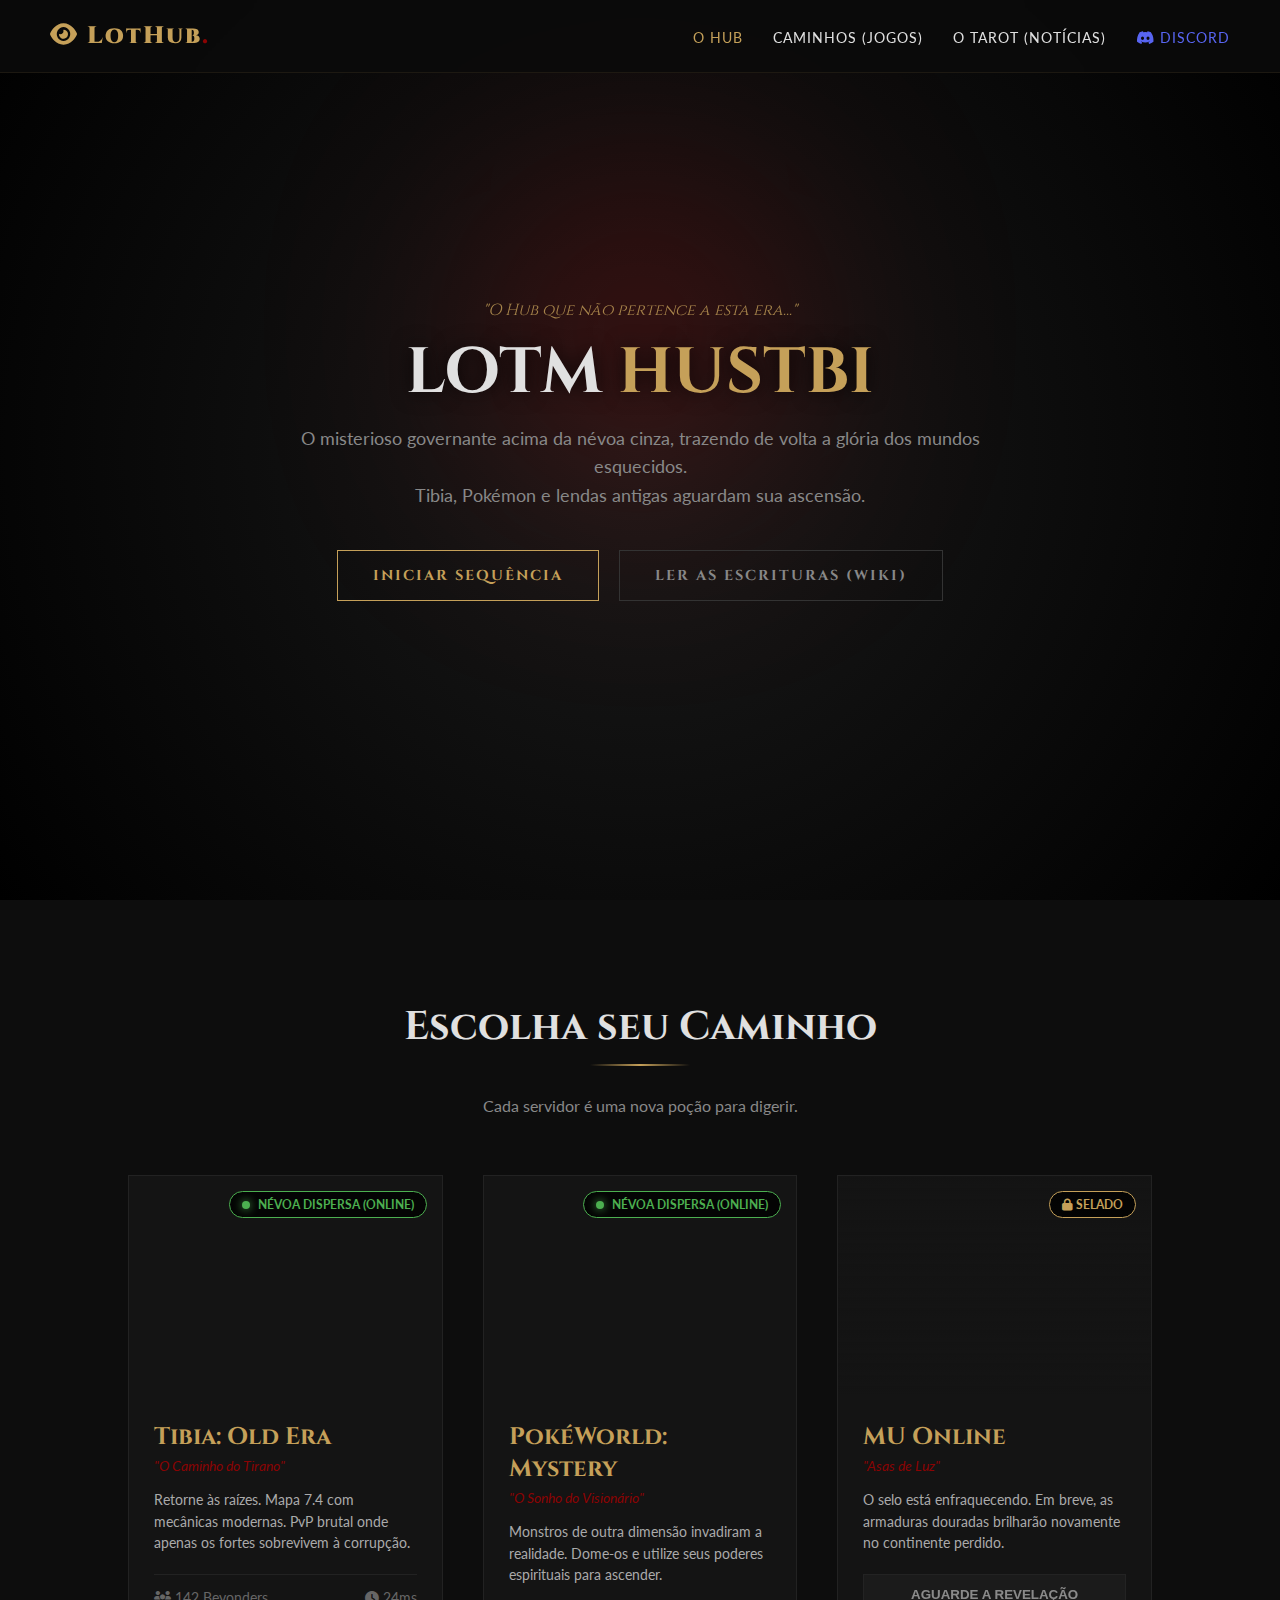
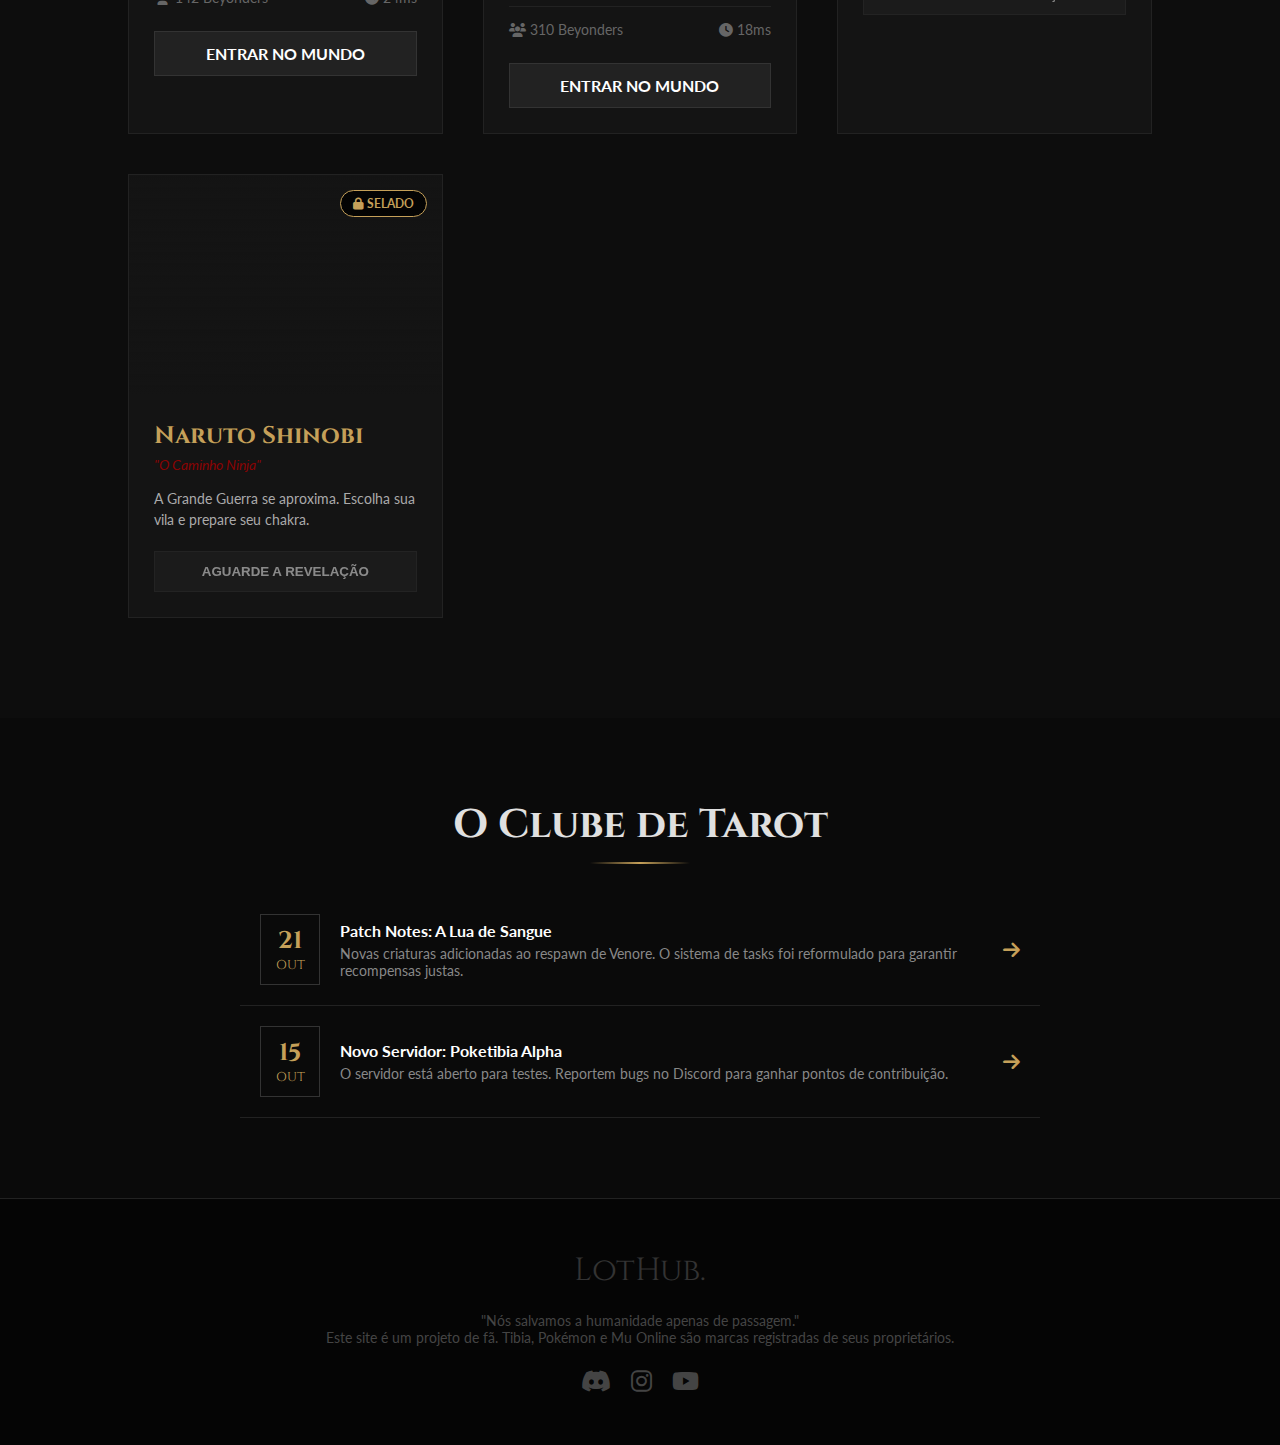
<file: index.html>
<!doctype html>
<html lang="pt-br">
  <head>
    <meta charset="UTF-8" />
    <meta name="viewport" content="width=device-width, initial-scale=1.0" />
    <title>LotHub - O Hub Sobre a Névoa</title>

    <!-- Fontes -->
    <link rel="preconnect" href="https://fonts.googleapis.com" />
    <link
      href="https://fonts.googleapis.com/css2?family=Cinzel:wght@400;700;900&family=Lato:wght@300;400;700&display=swap"
      rel="stylesheet"
    />

    <!-- Ícones -->
    <link
      rel="stylesheet"
      href="https://cdnjs.cloudflare.com/ajax/libs/font-awesome/6.4.0/css/all.min.css"
    />

    <!-- CSS Linkado -->
    <link rel="stylesheet" href="style.css" />
  </head>
  <body>
    <!-- Efeito de Fundo Global (Noise + Névoa) -->
    <div class="background-overlay"></div>

    <!-- Navegação -->
    <nav class="navbar">
      <div class="logo">
        <!-- O Logo leva para o início -->
        <a href="index.html" style="text-decoration: none; color: inherit">
          <i class="fa-solid fa-eye logo-icon"></i> LotHub<span class="dot"
            >.</span
          >
        </a>
      </div>

      <ul class="nav-links">
        <!-- Garante que vá para o topo da Home -->
        <li><a href="index.html" class="active">O Hub</a></li>

        <!-- Leva para a seção de jogos na Home (funciona mesmo vindo de outra página) -->
        <li><a href="index.html#games">Caminhos (Jogos)</a></li>

        <!-- Leva para a nova página de listagem de notícias -->
        <li><a href="news.html">O Tarot (Notícias)</a></li>

        <!-- Link do Discord -->
        <li>
          <a
            href="https://discord.gg/seu-link-aqui"
            target="_blank"
            class="discord-link"
          >
            <i class="fa-brands fa-discord"></i> Discord
          </a>
        </li>
      </ul>

      <div class="mobile-menu-btn">
        <i class="fa-solid fa-bars"></i>
      </div>
    </nav>

    <!-- Hero Section: O Espaço acima da Névoa -->
    <section id="hero" class="hero">
      <div class="crimson-moon"></div>
      <!-- A Lua Carmesim -->

      <div class="hero-content">
        <p class="honorific-name">"O Hub que não pertence a esta era..."</p>
        <h1>LOTM <span class="highlight">HUSTBI</span></h1>
        <p class="subtitle">
          O misterioso governante acima da névoa cinza, trazendo de volta a
          glória dos mundos esquecidos.
          <br />Tibia, Pokémon e lendas antigas aguardam sua ascensão.
        </p>

        <div class="cta-group">
          <a href="#games" class="btn btn-primary">
            <span class="btn-text">Iniciar Sequência</span>
            <span class="btn-glitch"></span>
          </a>
          <a href="#" class="btn btn-secondary">
            <span class="btn-text">Ler as Escrituras (Wiki)</span>
          </a>
        </div>
      </div>

      <!-- Névoa Animada (CSS) -->
      <div class="fog-container">
        <div class="fog-img fog-img-first"></div>
        <div class="fog-img fog-img-second"></div>
      </div>
    </section>

    <!-- Seção de Jogos: Os Caminhos Beyonder -->
    <section id="games" class="games-section">
      <div class="section-header">
        <h2 class="section-title">Escolha seu Caminho</h2>
        <div class="divider-gold"></div>
        <p>Cada servidor é uma nova poção para digerir.</p>
      </div>

      <div class="games-grid">
        <!-- CARD TIBIA -->
        <article class="game-card active-server">
          <div class="card-status online">
            <span class="pulse"></span> Névoa Dispersa (Online)
          </div>
          <div
            class="card-image"
            style="
              background-image: url(&quot;https://w.wallhaven.cc/full/pk/wallhaven-pkvw83.jpg&quot;);
            "
          >
            <div class="overlay"></div>
          </div>
          <div class="card-content">
            <h3>Tibia: Old Era</h3>
            <p class="flavor-text">"O Caminho do Tirano"</p>
            <p class="description">
              Retorne às raízes. Mapa 7.4 com mecânicas modernas. PvP brutal
              onde apenas os fortes sobrevivem à corrupção.
            </p>
            <div class="card-stats">
              <span><i class="fa-solid fa-users"></i> 142 Beyonders</span>
              <span><i class="fa-solid fa-clock"></i> 24ms</span>
            </div>
            <a href="#" class="btn-card">Entrar no Mundo</a>
          </div>
        </article>

        <!-- CARD POKETIBIA -->
        <article class="game-card active-server">
          <div class="card-status online">
            <span class="pulse"></span> Névoa Dispersa (Online)
          </div>
          <div
            class="card-image"
            style="
              background-image: url(&quot;https://w.wallhaven.cc/full/eo/wallhaven-eozjjk.jpg&quot;);
            "
          >
            <div class="overlay"></div>
          </div>
          <div class="card-content">
            <h3>PokéWorld: Mystery</h3>
            <p class="flavor-text">"O Sonho do Visionário"</p>
            <p class="description">
              Monstros de outra dimensão invadiram a realidade. Dome-os e
              utilize seus poderes espirituais para ascender.
            </p>
            <div class="card-stats">
              <span><i class="fa-solid fa-users"></i> 310 Beyonders</span>
              <span><i class="fa-solid fa-clock"></i> 18ms</span>
            </div>
            <a href="#" class="btn-card">Entrar no Mundo</a>
          </div>
        </article>

        <!-- CARD MU ONLINE (Futuro) -->
        <article class="game-card future-server">
          <div class="card-status soon">
            <i class="fa-solid fa-lock"></i> Selado
          </div>
          <div
            class="card-image grayscale"
            style="
              background-image: url(&quot;https://w.wallhaven.cc/full/lq/wallhaven-lq99q2.jpg&quot;);
            "
          >
            <div class="overlay"></div>
          </div>
          <div class="card-content">
            <h3>MU Online</h3>
            <p class="flavor-text">"Asas de Luz"</p>
            <p class="description">
              O selo está enfraquecendo. Em breve, as armaduras douradas
              brilharão novamente no continente perdido.
            </p>
            <button class="btn-card disabled">Aguarde a Revelação</button>
          </div>
        </article>

        <!-- CARD NARUTO (Futuro) -->
        <article class="game-card future-server">
          <div class="card-status soon">
            <i class="fa-solid fa-lock"></i> Selado
          </div>
          <div
            class="card-image grayscale"
            style="
              background-image: url(&quot;https://w.wallhaven.cc/full/vg/wallhaven-vg88p5.jpg&quot;);
            "
          >
            <div class="overlay"></div>
          </div>
          <div class="card-content">
            <h3>Naruto Shinobi</h3>
            <p class="flavor-text">"O Caminho Ninja"</p>
            <p class="description">
              A Grande Guerra se aproxima. Escolha sua vila e prepare seu
              chakra.
            </p>
            <button class="btn-card disabled">Aguarde a Revelação</button>
          </div>
        </article>
      </div>
    </section>

    <!-- Seção de Notícias (Placeholder para CMS) -->
    <section id="news" class="news-section">
      <div class="section-header">
        <h2 class="section-title">O Clube de Tarot</h2>
        <div class="divider-gold"></div>
      </div>

      <div class="news-container">
        <!-- Item de Notícia -->
        <div class="news-item">
          <div class="news-date">
            <span class="day">21</span>
            <span class="month">OUT</span>
          </div>
          <div class="news-content">
            <h4>Patch Notes: A Lua de Sangue</h4>
            <p>
              Novas criaturas adicionadas ao respawn de Venore. O sistema de
              tasks foi reformulado para garantir recompensas justas.
            </p>
          </div>
          <a href="#" class="read-more"
            ><i class="fa-solid fa-arrow-right"></i
          ></a>
        </div>

        <!-- Item de Notícia -->
        <div class="news-item">
          <div class="news-date">
            <span class="day">15</span>
            <span class="month">OUT</span>
          </div>
          <div class="news-content">
            <h4>Novo Servidor: Poketibia Alpha</h4>
            <p>
              O servidor está aberto para testes. Reportem bugs no Discord para
              ganhar pontos de contribuição.
            </p>
          </div>
          <a href="#" class="read-more"
            ><i class="fa-solid fa-arrow-right"></i
          ></a>
        </div>
      </div>
    </section>

    <footer>
      <div class="footer-content">
        <div class="footer-logo">LotHub.</div>
        <p>
          "Nós salvamos a humanidade apenas de passagem."<br />
          Este site é um projeto de fã. Tibia, Pokémon e Mu Online são marcas
          registradas de seus proprietários.
        </p>
        <div class="socials">
          <a href="#"><i class="fa-brands fa-discord"></i></a>
          <a href="#"><i class="fa-brands fa-instagram"></i></a>
          <a href="#"><i class="fa-brands fa-youtube"></i></a>
        </div>
      </div>
    </footer>
  </body>
  <script>
    const mobileBtn = document.querySelector(".mobile-menu-btn");
    const navLinks = document.querySelector(".nav-links");

    mobileBtn.addEventListener("click", () => {
      navLinks.classList.toggle("active");

      // Alterna o ícone entre Barras e X
      const icon = mobileBtn.querySelector("i");
      if (icon.classList.contains("fa-bars")) {
        icon.classList.remove("fa-bars");
        icon.classList.add("fa-times");
      } else {
        icon.classList.remove("fa-times");
        icon.classList.add("fa-bars");
      }
    });
  </script>
</html>
</file>
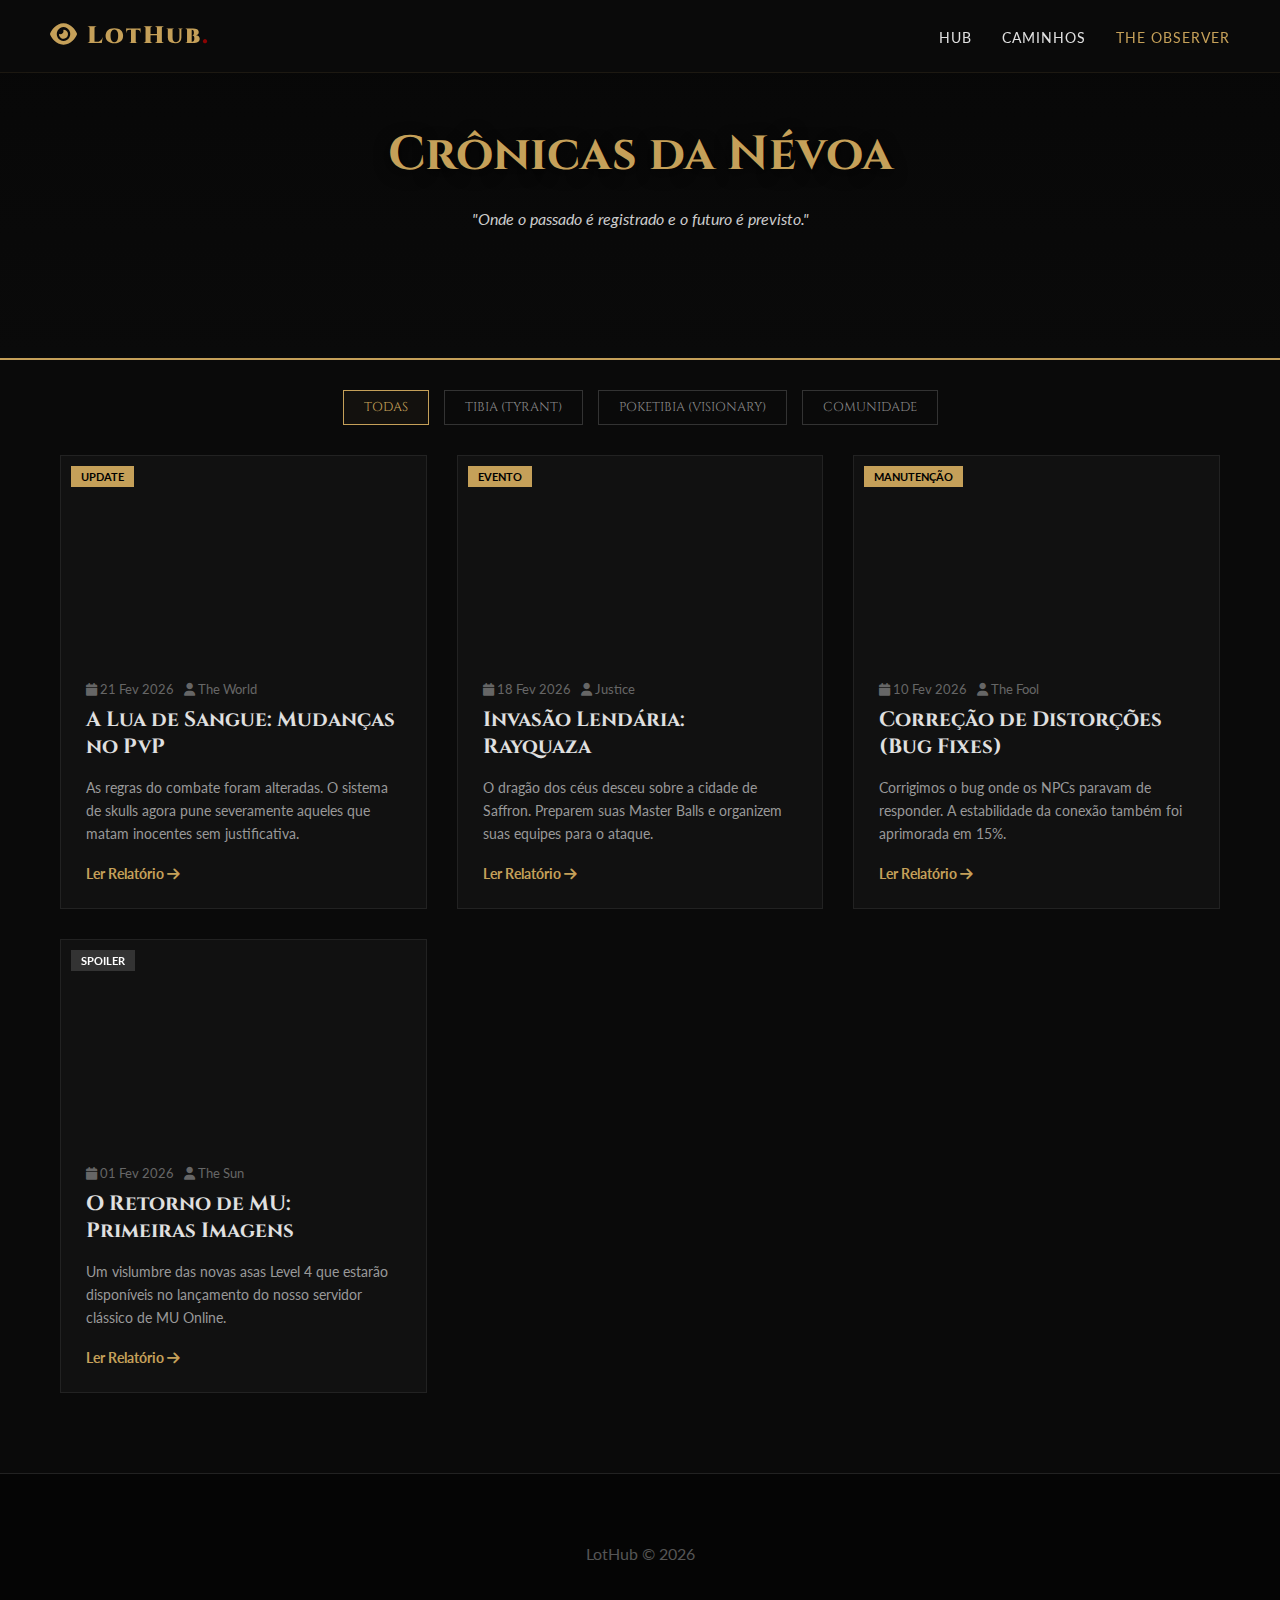
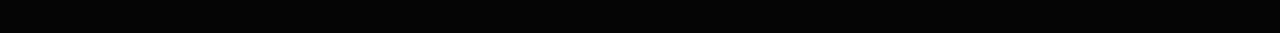
<file: news.html>
<!doctype html>
<html lang="pt-br">
  <head>
    <meta charset="UTF-8" />
    <meta name="viewport" content="width=device-width, initial-scale=1.0" />
    <title>Notícias - LotHub</title>
    <!-- Fontes e CSS -->
    <link
      href="https://fonts.googleapis.com/css2?family=Cinzel:wght@400;700&family=Lato:wght@300;400;700&display=swap"
      rel="stylesheet"
    />
    <link
      rel="stylesheet"
      href="https://cdnjs.cloudflare.com/ajax/libs/font-awesome/6.4.0/css/all.min.css"
    />
    <link rel="stylesheet" href="style.css" />
  </head>
  <body>
    <!-- Navbar -->
    <nav class="navbar">
      <div class="logo">
        <i class="fa-solid fa-eye"></i> LotHub<span class="dot">.</span>
      </div>
      <ul class="nav-links">
        <li><a href="index.html">Hub</a></li>
        <li><a href="index.html#games">Caminhos</a></li>
        <li><a href="news.html" class="active">The Observer</a></li>
      </ul>
      <div class="mobile-menu-btn"><i class="fa-solid fa-bars"></i></div>
    </nav>

    <!-- Header Específico -->
    <header class="page-hero">
      <h1 class="page-title">Crônicas da Névoa</h1>
      <p style="color: #ccc; margin-top: 10px; font-style: italic">
        "Onde o passado é registrado e o futuro é previsto."
      </p>
    </header>

    <!-- Filtros -->
    <section class="category-filter">
      <button class="filter-btn active">Todas</button>
      <button class="filter-btn">Tibia (Tyrant)</button>
      <button class="filter-btn">Poketibia (Visionary)</button>
      <button class="filter-btn">Comunidade</button>
    </section>

    <!-- Grade de Notícias -->
    <main class="news-grid-container">
      <!-- Notícia 1 (Tibia) -->
      <article class="news-card">
        <div
          class="news-thumb"
          style="
            background-image: url(&quot;https://w.wallhaven.cc/full/pk/wallhaven-pkvw83.jpg&quot;);
          "
        >
          <span class="news-tag">Update</span>
        </div>
        <div class="news-body">
          <div class="news-meta">
            <span><i class="fa-solid fa-calendar"></i> 21 Fev 2026</span>
            <span><i class="fa-solid fa-user"></i> The World</span>
          </div>
          <h3>A Lua de Sangue: Mudanças no PvP</h3>
          <p class="news-excerpt">
            As regras do combate foram alteradas. O sistema de skulls agora pune
            severamente aqueles que matam inocentes sem justificativa.
          </p>
          <!-- Link para o post completo -->
          <a href="blog-post.html" class="read-btn"
            >Ler Relatório <i class="fa-solid fa-arrow-right"></i
          ></a>
        </div>
      </article>

      <!-- Notícia 2 (Poketibia) -->
      <article class="news-card">
        <div
          class="news-thumb"
          style="
            background-image: url(&quot;https://w.wallhaven.cc/full/eo/wallhaven-eozjjk.jpg&quot;);
          "
        >
          <span class="news-tag">Evento</span>
        </div>
        <div class="news-body">
          <div class="news-meta">
            <span><i class="fa-solid fa-calendar"></i> 18 Fev 2026</span>
            <span><i class="fa-solid fa-user"></i> Justice</span>
          </div>
          <h3>Invasão Lendária: Rayquaza</h3>
          <p class="news-excerpt">
            O dragão dos céus desceu sobre a cidade de Saffron. Preparem suas
            Master Balls e organizem suas equipes para o ataque.
          </p>
          <a href="blog-post.html" class="read-btn"
            >Ler Relatório <i class="fa-solid fa-arrow-right"></i
          ></a>
        </div>
      </article>

      <!-- Notícia 3 (Geral) -->
      <article class="news-card">
        <div
          class="news-thumb"
          style="
            background-image: url(&quot;https://w.wallhaven.cc/full/qz/wallhaven-qzpvzq.jpg&quot;);
          "
        >
          <span class="news-tag">Manutenção</span>
        </div>
        <div class="news-body">
          <div class="news-meta">
            <span><i class="fa-solid fa-calendar"></i> 10 Fev 2026</span>
            <span><i class="fa-solid fa-user"></i> The Fool</span>
          </div>
          <h3>Correção de Distorções (Bug Fixes)</h3>
          <p class="news-excerpt">
            Corrigimos o bug onde os NPCs paravam de responder. A estabilidade
            da conexão também foi aprimorada em 15%.
          </p>
          <a href="blog-post.html" class="read-btn"
            >Ler Relatório <i class="fa-solid fa-arrow-right"></i
          ></a>
        </div>
      </article>

      <!-- Notícia 4 (Mu Online Teaser) -->
      <article class="news-card">
        <div
          class="news-thumb"
          style="
            background-image: url(&quot;https://w.wallhaven.cc/full/lq/wallhaven-lq99q2.jpg&quot;);
            filter: grayscale(80%);
          "
        >
          <span class="news-tag" style="background: #333; color: #fff"
            >Spoiler</span
          >
        </div>
        <div class="news-body">
          <div class="news-meta">
            <span><i class="fa-solid fa-calendar"></i> 01 Fev 2026</span>
            <span><i class="fa-solid fa-user"></i> The Sun</span>
          </div>
          <h3>O Retorno de MU: Primeiras Imagens</h3>
          <p class="news-excerpt">
            Um vislumbre das novas asas Level 4 que estarão disponíveis no
            lançamento do nosso servidor clássico de MU Online.
          </p>
          <a href="blog-post.html" class="read-btn"
            >Ler Relatório <i class="fa-solid fa-arrow-right"></i
          ></a>
        </div>
      </article>
    </main>

    <footer>
      <div style="text-align: center; color: #555; padding: 20px">
        LotHub &copy; 2026
      </div>
    </footer>
  </body>
</html>
</file>
<file: style.css>
/* --- VARIAVEIS GLOBAIS --- */
:root {
  --bg-dark: #0a0a0a;
  --bg-card: #141414;
  --primary-gold: #c5a059; /* Cor do Bronze/Ouro envelhecido */
  --primary-crimson: #8a0303; /* Cor da Lua de Sangue */
  --text-main: #e0e0e0;
  --text-muted: #888888;
  --fog-color: rgba(255, 255, 255, 0.08);

  --font-title: "Cinzel", serif;
  --font-body: "Lato", sans-serif;
}

* {
  margin: 0;
  padding: 0;
  box-sizing: border-box;
}

body {
  background-color: var(--bg-dark);
  color: var(--text-main);
  font-family: var(--font-body);
  overflow-x: hidden;
}

/* Scrollbar personalizada */
::-webkit-scrollbar {
  width: 8px;
}
::-webkit-scrollbar-track {
  background: #000;
}
::-webkit-scrollbar-thumb {
  background: var(--primary-gold);
  border-radius: 4px;
}

/* --- HEADER --- */
.navbar {
  position: fixed;
  top: 0;
  width: 100%;
  padding: 20px 50px;
  display: flex;
  justify-content: space-between;
  align-items: center;
  background: rgba(10, 10, 10, 0.85);
  backdrop-filter: blur(10px);
  z-index: 1000;
  border-bottom: 1px solid rgba(197, 160, 89, 0.1);
}

.logo {
  font-family: var(--font-title);
  font-size: 1.5rem;
  font-weight: 900;
  color: var(--primary-gold);
  letter-spacing: 2px;
}
.dot {
  color: var(--primary-crimson);
}

.nav-links {
  list-style: none;
  display: flex;
  gap: 30px;
}
.nav-links a {
  text-decoration: none;
  color: var(--text-main);
  font-size: 0.9rem;
  text-transform: uppercase;
  letter-spacing: 1px;
  transition: 0.3s;
}
.nav-links a:hover,
.nav-links a.active {
  color: var(--primary-gold);
}
.discord-link {
  color: #5865f2 !important;
}

.mobile-menu-btn {
  display: none;
  color: var(--primary-gold);
  font-size: 1.5rem;
  cursor: pointer;
}

/* --- HERO SECTION --- */
.hero {
  height: 100vh;
  display: flex;
  align-items: center;
  justify-content: center;
  text-align: center;
  position: relative;
  overflow: hidden;
  background: radial-gradient(circle at center, #1a1a1a 0%, #000 100%);
}

.hero-content {
  z-index: 10;
  position: relative;
  max-width: 800px;
  padding: 20px;
}

/* Lua Carmesim no fundo */
.crimson-moon {
  position: absolute;
  top: 20%;
  width: 300px;
  height: 300px;
  background: var(--primary-crimson);
  border-radius: 50%;
  filter: blur(120px);
  opacity: 0.4;
  animation: pulseMoon 5s infinite alternate;
}

@keyframes pulseMoon {
  0% {
    opacity: 0.3;
    transform: scale(1);
  }
  100% {
    opacity: 0.5;
    transform: scale(1.1);
  }
}

.honorific-name {
  font-family: var(--font-title);
  color: var(--primary-gold);
  font-style: italic;
  margin-bottom: 20px;
  opacity: 0.8;
}

h1 {
  font-family: var(--font-title);
  font-size: 4rem;
  line-height: 1;
  margin-bottom: 20px;
  text-shadow: 0 0 20px rgba(0, 0, 0, 0.8);
}

.highlight {
  color: var(--primary-gold);
}

.subtitle {
  color: var(--text-muted);
  font-size: 1.1rem;
  line-height: 1.6;
  margin-bottom: 40px;
}

/* Botões */
.cta-group {
  display: flex;
  gap: 20px;
  justify-content: center;
  flex-wrap: wrap;
}

.btn {
  padding: 15px 35px;
  text-decoration: none;
  text-transform: uppercase;
  font-weight: bold;
  letter-spacing: 2px;
  font-size: 0.9rem;
  position: relative;
  transition: 0.3s;
  font-family: var(--font-title);
}

.btn-primary {
  background: transparent;
  border: 1px solid var(--primary-gold);
  color: var(--primary-gold);
}

.btn-primary:hover {
  background: var(--primary-gold);
  color: #000;
  box-shadow: 0 0 20px rgba(197, 160, 89, 0.4);
}

.btn-secondary {
  border: 1px solid #333;
  color: #888;
}

.btn-secondary:hover {
  border-color: #fff;
  color: #fff;
}

/* Efeito de Névoa (CSS Puro) */
.fog-container {
  position: absolute;
  width: 100%;
  height: 100%;
  top: 0;
  left: 0;
  overflow: hidden;
  z-index: 1;
  pointer-events: none;
}
/* Use uma imagem png transparente de nuvem/fumaça aqui se tiver, ou um gradiente */
.fog-img {
  position: absolute;
  height: 100vh;
  width: 300vw;
  background: url("https://raw.githubusercontent.com/danielstuart14/CSS_FOG_ANIMATION/master/fog1.png")
    repeat-x;
  background-size: contain;
  animation: fog 60s linear infinite;
  opacity: 0.3;
}
.fog-img-second {
  background: url("https://raw.githubusercontent.com/danielstuart14/CSS_FOG_ANIMATION/master/fog2.png")
    repeat-x;
  animation: fog 40s linear infinite;
  z-index: 2;
  top: 30%;
}

@keyframes fog {
  0% {
    transform: translate3d(0, 0, 0);
  }
  100% {
    transform: translate3d(-200vw, 0, 0);
  }
}

/* --- GAMES SECTION --- */
.games-section {
  padding: 100px 10%;
  background: #0d0d0d;
}

.section-title {
  text-align: center;
  font-family: var(--font-title);
  font-size: 2.5rem;
  color: var(--text-main);
}

.divider-gold {
  height: 2px;
  width: 100px;
  background: linear-gradient(
    90deg,
    transparent,
    var(--primary-gold),
    transparent
  );
  margin: 10px auto 30px;
}

.section-header p {
  text-align: center;
  color: var(--text-muted);
  margin-bottom: 60px;
}

.games-grid {
  display: grid;
  grid-template-columns: repeat(auto-fit, minmax(300px, 1fr));
  gap: 40px;
}

/* Card Design */
.game-card {
  background: var(--bg-card);
  border: 1px solid #222;
  position: relative;
  transition: 0.4s;
  overflow: hidden;
}

.game-card:hover {
  transform: translateY(-10px);
  border-color: var(--primary-gold);
  box-shadow: 0 10px 40px rgba(0, 0, 0, 0.7);
}

.card-image {
  height: 220px;
  background-size: cover;
  background-position: center;
  position: relative;
}

.grayscale {
  filter: grayscale(100%);
  opacity: 0.6;
}

.overlay {
  position: absolute;
  bottom: 0;
  left: 0;
  width: 100%;
  height: 100%;
  background: linear-gradient(to top, var(--bg-card), transparent);
}

.card-content {
  padding: 25px;
  position: relative;
}

.card-content h3 {
  font-family: var(--font-title);
  color: var(--primary-gold);
  font-size: 1.5rem;
  margin-bottom: 5px;
}

.flavor-text {
  font-size: 0.85rem;
  color: var(--primary-crimson);
  font-style: italic;
  margin-bottom: 15px;
}

.description {
  font-size: 0.9rem;
  color: #aaa;
  line-height: 1.5;
  margin-bottom: 20px;
}

.card-stats {
  display: flex;
  justify-content: space-between;
  margin-bottom: 25px;
  color: #666;
  font-size: 0.85rem;
  border-top: 1px solid #222;
  padding-top: 15px;
}

.card-status {
  position: absolute;
  top: 15px;
  right: 15px;
  background: rgba(0, 0, 0, 0.8);
  padding: 5px 12px;
  border-radius: 20px;
  font-size: 0.75rem;
  text-transform: uppercase;
  font-weight: bold;
  z-index: 5;
  border: 1px solid #333;
}

.online {
  color: #4caf50;
  border-color: #4caf50;
}
.soon {
  color: var(--primary-gold);
  border-color: var(--primary-gold);
}

.pulse {
  display: inline-block;
  width: 8px;
  height: 8px;
  background: #4caf50;
  border-radius: 50%;
  margin-right: 5px;
  box-shadow: 0 0 10px #4caf50;
}

.btn-card {
  display: block;
  width: 100%;
  padding: 12px;
  background: #222;
  color: #fff;
  text-align: center;
  text-decoration: none;
  text-transform: uppercase;
  font-weight: bold;
  border: 1px solid #333;
  transition: 0.3s;
}

.game-card:hover .btn-card {
  background: var(--primary-crimson);
  border-color: var(--primary-crimson);
}

.disabled {
  cursor: not-allowed;
  opacity: 0.5;
}
.game-card:hover .disabled {
  background: #222;
  border-color: #333;
}

/* --- NEWS SECTION --- */
.news-section {
  padding: 80px 10%;
  background: #0a0a0a;
}

.news-container {
  max-width: 800px;
  margin: 0 auto;
}

.news-item {
  display: flex;
  align-items: center;
  padding: 20px;
  border-bottom: 1px solid #222;
  transition: 0.3s;
}

.news-item:hover {
  background: #111;
  padding-left: 30px;
}

.news-date {
  display: flex;
  flex-direction: column;
  align-items: center;
  margin-right: 20px;
  color: var(--primary-gold);
  font-family: var(--font-title);
  border: 1px solid #333;
  padding: 10px;
  min-width: 60px;
}

.news-date .day {
  font-size: 1.5rem;
  font-weight: bold;
}
.news-date .month {
  font-size: 0.8rem;
  text-transform: uppercase;
}

.news-content h4 {
  color: #fff;
  margin-bottom: 5px;
}
.news-content p {
  font-size: 0.9rem;
  color: #888;
}

.read-more {
  margin-left: auto;
  color: var(--primary-gold);
  font-size: 1.2rem;
  transition: 0.3s;
}
.read-more:hover {
  color: var(--primary-crimson);
  transform: translateX(5px);
}

/* --- FOOTER --- */
footer {
  padding: 50px;
  text-align: center;
  border-top: 1px solid #222;
  background: #050505;
}

.footer-logo {
  font-family: var(--font-title);
  font-size: 2rem;
  color: #333;
  margin-bottom: 20px;
}

.footer-content p {
  color: #444;
  font-size: 0.9rem;
}
.socials {
  margin-top: 20px;
  display: flex;
  justify-content: center;
  gap: 20px;
}
.socials a {
  color: #444;
  font-size: 1.5rem;
  transition: 0.3s;
}
.socials a:hover {
  color: var(--primary-gold);
}

/* Responsividade Básica */
@media (max-width: 768px) {
  .navbar {
    padding: 15px 20px;
  }
  .nav-links {
    display: none;
  }
  .mobile-menu-btn {
    display: block;
  }
  h1 {
    font-size: 2.5rem;
  }
  .games-grid {
    grid-template-columns: 1fr;
  }
  .nav-links.active {
    display: flex;
    flex-direction: column;
    position: absolute;
    top: 70px; /* Altura do header */
    left: 0;
    width: 100%;
    background: #0a0a0a;
    padding: 20px;
    border-bottom: 1px solid var(--primary-gold);
  }
}

/* Cabeçalho da Página (Compacto) */
.page-hero {
  height: 40vh;
  background:
    linear-gradient(to bottom, rgba(5, 5, 5, 0.6), #0a0a0a),
    url("https://w.wallhaven.cc/full/ox/wallhaven-oxxjwl.jpg");
  background-size: cover;
  background-position: center;
  display: flex;
  flex-direction: column;
  justify-content: center;
  align-items: center;
  border-bottom: 2px solid var(--primary-gold);
  text-align: center;
}

.page-title {
  font-size: 3rem;
  color: var(--primary-gold);
  font-family: var(--font-title);
  text-shadow: 0 4px 15px rgba(0, 0, 0, 0.9);
}

/* Filtros de Categoria */
.category-filter {
  display: flex;
  justify-content: center;
  gap: 15px;
  padding: 30px 0;
  flex-wrap: wrap;
}

.filter-btn {
  background: transparent;
  border: 1px solid #333;
  color: #888;
  padding: 8px 20px;
  cursor: pointer;
  font-family: var(--font-title);
  transition: 0.3s;
  text-transform: uppercase;
  font-size: 0.8rem;
}

.filter-btn:hover,
.filter-btn.active {
  border-color: var(--primary-gold);
  color: var(--primary-gold);
  background: rgba(197, 160, 89, 0.05);
}

/* Layout Grid para Notícias */
.news-grid-container {
  max-width: 1200px;
  margin: 0 auto;
  padding: 0 20px 80px;
  display: grid;
  grid-template-columns: repeat(auto-fill, minmax(350px, 1fr));
  gap: 30px;
}

/* Card de Notícia (Estilo Jornal) */
.news-card {
  background: #111;
  border: 1px solid #222;
  transition: 0.3s;
  display: flex;
  flex-direction: column;
  height: 100%;
}

.news-card:hover {
  transform: translateY(-5px);
  border-color: var(--primary-crimson);
  box-shadow: 0 5px 20px rgba(138, 3, 3, 0.1);
}

.news-thumb {
  height: 200px;
  background-size: cover;
  background-position: center;
  position: relative;
}

.news-tag {
  position: absolute;
  top: 10px;
  left: 10px;
  background: var(--primary-gold);
  color: #000;
  padding: 4px 10px;
  font-size: 0.7rem;
  font-weight: bold;
  text-transform: uppercase;
}

.news-body {
  padding: 25px;
  flex-grow: 1;
  display: flex;
  flex-direction: column;
}

.news-meta {
  font-size: 0.8rem;
  color: #666;
  margin-bottom: 10px;
  display: flex;
  gap: 10px;
}

.news-body h3 {
  font-family: var(--font-title);
  color: #e0e0e0;
  font-size: 1.3rem;
  margin-bottom: 15px;
  line-height: 1.3;
}

.news-excerpt {
  color: #999;
  font-size: 0.9rem;
  line-height: 1.6;
  margin-bottom: 20px;
  flex-grow: 1;
}

.read-btn {
  align-self: flex-start;
  color: var(--primary-gold);
  text-decoration: none;
  font-weight: bold;
  font-size: 0.9rem;
  border-bottom: 1px solid transparent;
  transition: 0.3s;
}

.read-btn:hover {
  border-color: var(--primary-gold);
}

/* --- PÁGINA DO ARTIGO (SINGLE POST) --- */
.article-container {
  max-width: 1200px;
  margin: 50px auto;
  padding: 0 20px;
  display: grid;
  grid-template-columns: 1fr 300px; /* Conteúdo | Sidebar */
  gap: 50px;
}

.article-content {
  background: #111;
  border: 1px solid #222;
  padding: 40px;
}

.article-header {
  border-bottom: 1px solid #333;
  padding-bottom: 20px;
  margin-bottom: 30px;
}

.article-title {
  font-family: var(--font-title);
  color: var(--primary-gold);
  font-size: 2.5rem;
  line-height: 1.2;
  margin-bottom: 15px;
}

/* Tipografia do Corpo do Texto (Rich Text) */
.article-body {
  color: #ccc;
  line-height: 1.8;
  font-size: 1.05rem;
}

.article-body p {
  margin-bottom: 20px;
}

.article-body h2 {
  color: #fff;
  font-family: var(--font-title);
  margin-top: 40px;
  margin-bottom: 15px;
  font-size: 1.8rem;
  border-left: 4px solid var(--primary-crimson);
  padding-left: 15px;
}

.article-body ul {
  padding-left: 20px;
  margin-bottom: 20px;
}
.article-body li {
  margin-bottom: 10px;
}

.article-body blockquote {
  background: rgba(255, 255, 255, 0.03);
  border: 1px solid #333;
  padding: 20px;
  font-style: italic;
  color: var(--primary-gold);
  margin: 30px 0;
}

.article-img {
  width: 100%;
  height: auto;
  border: 1px solid #333;
  margin: 20px 0;
}

/* Sidebar Lateral */
.sidebar {
  position: sticky;
  top: 100px;
  height: fit-content;
}

.sidebar-widget {
  background: #111;
  border: 1px solid #222;
  padding: 25px;
  margin-bottom: 30px;
}

.widget-title {
  color: #fff;
  font-family: var(--font-title);
  margin-bottom: 20px;
  border-bottom: 1px solid #333;
  padding-bottom: 10px;
}

.latest-list {
  list-style: none;
}
.latest-list li {
  margin-bottom: 15px;
  border-bottom: 1px dashed #333;
  padding-bottom: 15px;
}
.latest-list a {
  text-decoration: none;
  color: #aaa;
  transition: 0.3s;
  display: block;
}
.latest-list a:hover {
  color: var(--primary-gold);
  transform: translateX(5px);
}
.latest-list span {
  display: block;
  font-size: 0.75rem;
  color: #555;
  margin-top: 5px;
}

/* Responsividade */
@media (max-width: 900px) {
  .article-container {
    grid-template-columns: 1fr;
  }
  .sidebar {
    display: none;
  } /* Ocultar sidebar no mobile ou mover para baixo */
}
</file>
